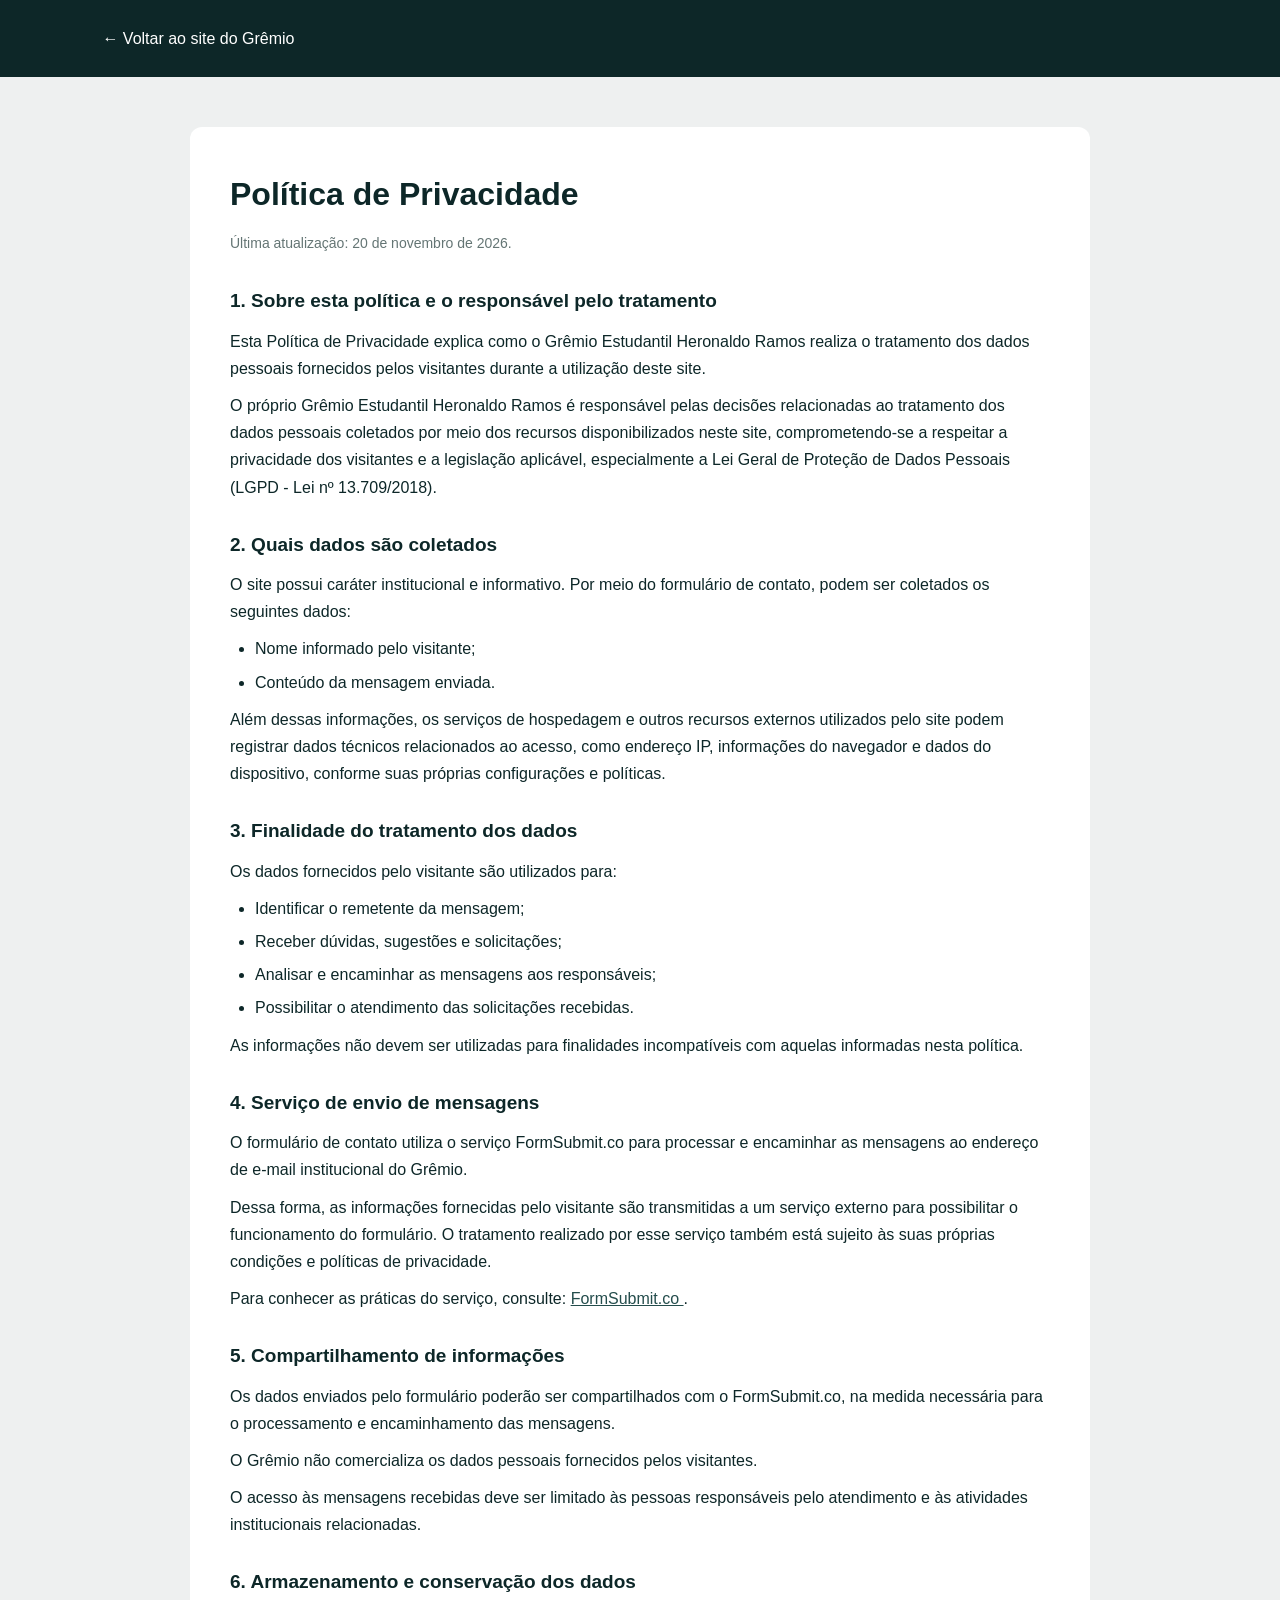
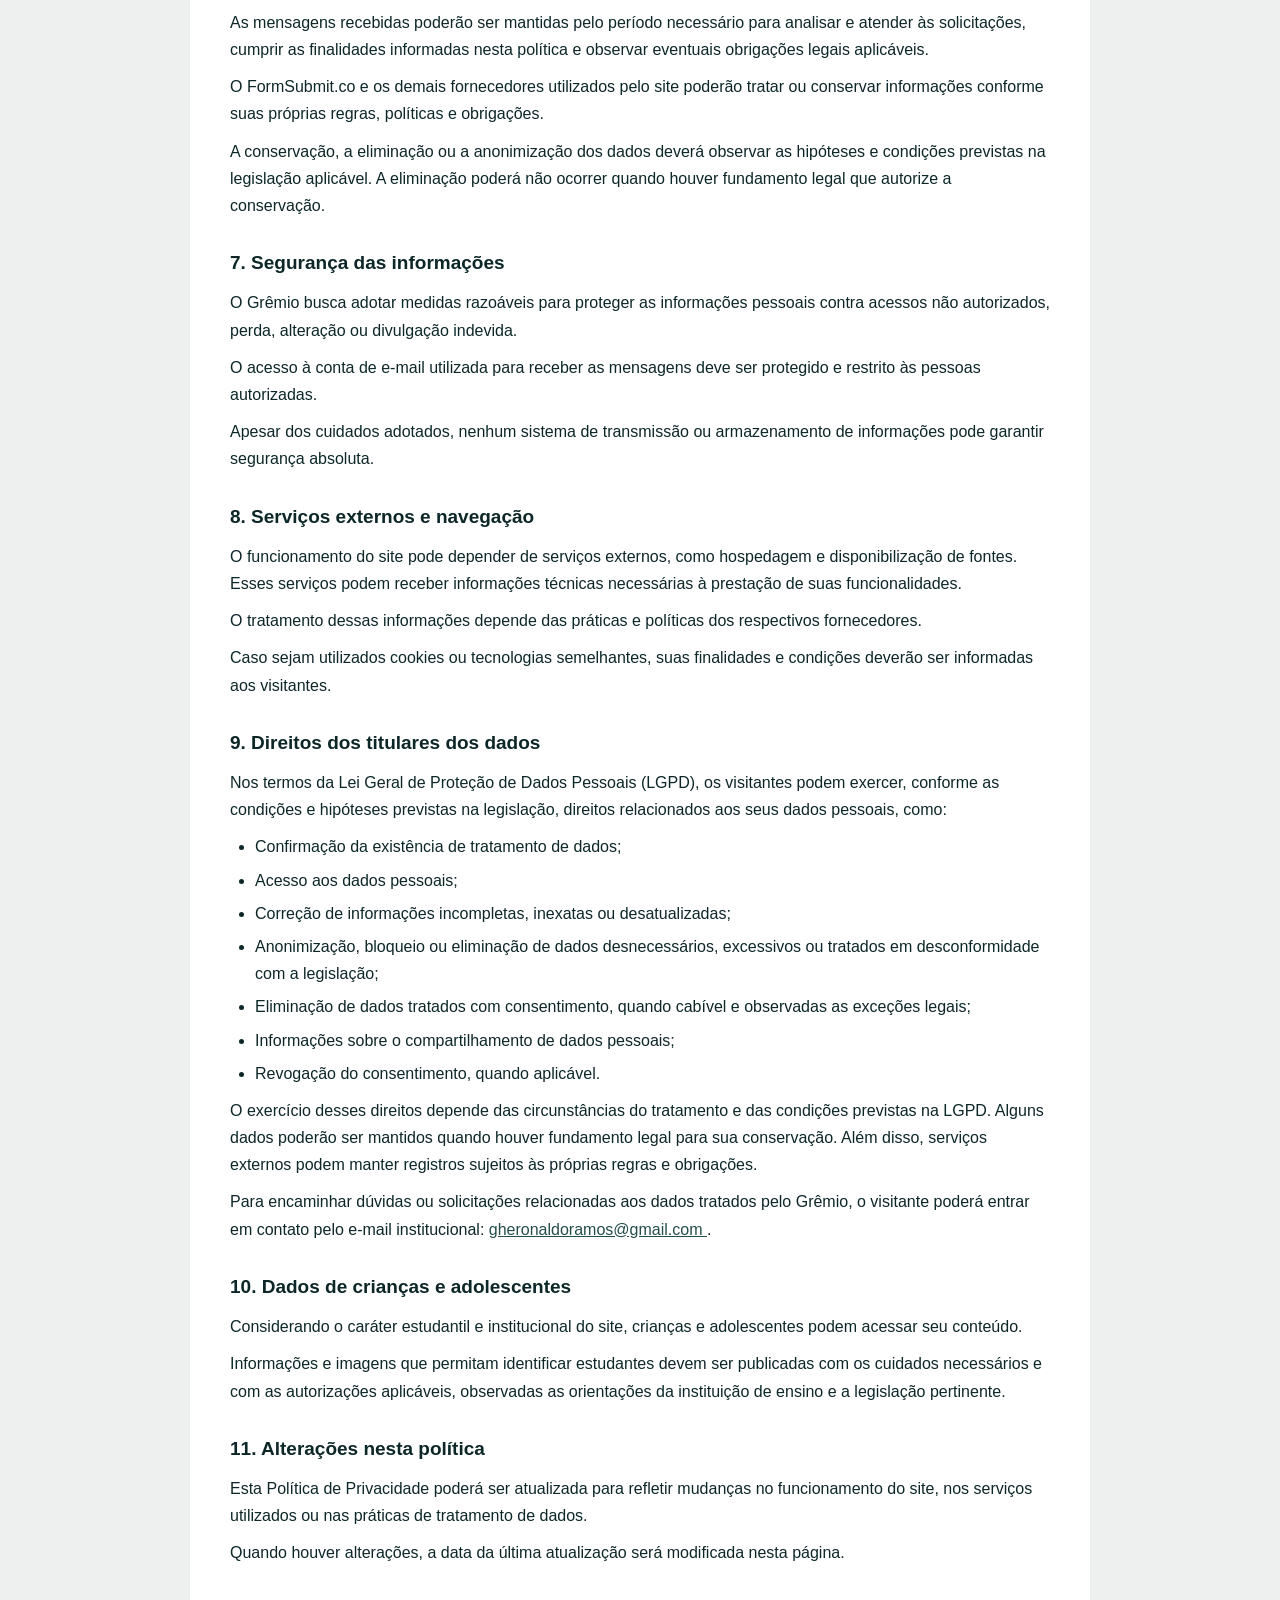
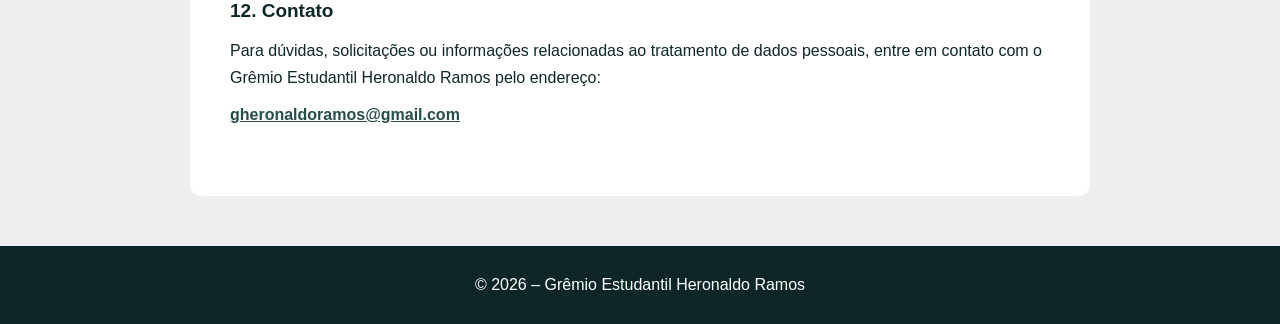
<file: privacidade.html>
<!DOCTYPE html>
<html lang="pt-BR">
<head>
    <meta charset="UTF-8">
    <meta name="viewport" content="width=device-width, initial-scale=1.0">

    <meta name="description" content="Conheça a Política de Privacidade do Grêmio Estudantil Heronaldo Ramos e saiba como seus dados pessoais são tratados.">

    <title>Política de Privacidade | Grêmio Estudantil Heronaldo Ramos</title>

    <style>
        * {
            margin: 0;
            padding: 0;
            box-sizing: border-box;
        }

        body {
            font-family: Arial, sans-serif;
            background: #eef0f0;
            color: #0d2728;
            line-height: 1.7;
        }

        header {
            background: #0d2728;
            color: white;
            padding: 25px 8%;
        }

        header a {
            color: white;
            text-decoration: none;
        }

        header a:hover {
            text-decoration: underline;
        }

        main {
            max-width: 900px;
            margin: 50px auto;
            padding: 40px;
            background: white;
            border-radius: 12px;
        }

        h1 {
            margin-bottom: 10px;
        }

        .atualizacao {
            color: #647574;
            font-size: 14px;
            margin-bottom: 30px;
        }

        section {
            margin-bottom: 28px;
        }

        h2 {
            font-size: 19px;
            margin-bottom: 10px;
        }

        p {
            margin-bottom: 10px;
        }

        ul {
            margin: 10px 0 10px 25px;
        }

        li {
            margin-bottom: 6px;
        }

        a {
            color: #244d4c;
        }

        footer {
            text-align: center;
            padding: 25px;
            background: #0d2728;
            color: white;
        }

        @media (max-width: 600px) {
            main {
                margin: 20px 12px;
                padding: 24px 18px;
            }

            header {
                padding: 20px 6%;
            }

            h1 {
                font-size: 25px;
            }

            h2 {
                font-size: 18px;
            }
        }
    </style>
</head>

<body>

    <header>
        <a href="index.html">← Voltar ao site do Grêmio</a>
    </header>

    <main>

        <h1>Política de Privacidade</h1>

        <p class="atualizacao">
            Última atualização: 20 de novembro de 2026.
        </p>

        <section>
            <h2>1. Sobre esta política e o responsável pelo tratamento</h2>

            <p>
                Esta Política de Privacidade explica como o
                Grêmio Estudantil Heronaldo Ramos realiza o
                tratamento dos dados pessoais fornecidos pelos
                visitantes durante a utilização deste site.
            </p>

            <p>
    O próprio Grêmio Estudantil Heronaldo Ramos é responsável
    pelas decisões relacionadas ao tratamento dos dados pessoais
    coletados por meio dos recursos disponibilizados neste site,
    comprometendo-se a respeitar a privacidade dos visitantes e
    a legislação aplicável, especialmente a Lei Geral de Proteção
    de Dados Pessoais (LGPD - Lei nº 13.709/2018).
</p>
        </section>

        <section>
            <h2>2. Quais dados são coletados</h2>

            <p>
                O site possui caráter institucional e
                informativo. Por meio do formulário de contato,
                podem ser coletados os seguintes dados:
            </p>

            <ul>
                <li>Nome informado pelo visitante;</li>
                <li>Conteúdo da mensagem enviada.</li>
            </ul>

            <p>
                Além dessas informações, os serviços de
                hospedagem e outros recursos externos utilizados
                pelo site podem registrar dados técnicos
                relacionados ao acesso, como endereço IP,
                informações do navegador e dados do dispositivo,
                conforme suas próprias configurações e políticas.
            </p>
        </section>

        <section>
            <h2>3. Finalidade do tratamento dos dados</h2>

            <p>
                Os dados fornecidos pelo visitante são utilizados
                para:
            </p>

            <ul>
                <li>Identificar o remetente da mensagem;</li>
                <li>Receber dúvidas, sugestões e solicitações;</li>
                <li>Analisar e encaminhar as mensagens aos responsáveis;</li>
                <li>Possibilitar o atendimento das solicitações recebidas.</li>
            </ul>

            <p>
                As informações não devem ser utilizadas para
                finalidades incompatíveis com aquelas informadas
                nesta política.
            </p>
        </section>

        <section>
            <h2>4. Serviço de envio de mensagens</h2>

            <p>
                O formulário de contato utiliza o serviço
                FormSubmit.co para processar e encaminhar as
                mensagens ao endereço de e-mail institucional
                do Grêmio.
            </p>

            <p>
                Dessa forma, as informações fornecidas pelo
                visitante são transmitidas a um serviço externo
                para possibilitar o funcionamento do formulário.
                O tratamento realizado por esse serviço também
                está sujeito às suas próprias condições e
                políticas de privacidade.
            </p>

            <p>
                Para conhecer as práticas do serviço, consulte:
                <a href="https://formsubmit.co/" target="_blank"
                   rel="noopener noreferrer">
                    FormSubmit.co
                </a>.
            </p>
        </section>

        <section>
            <h2>5. Compartilhamento de informações</h2>

            <p>
                Os dados enviados pelo formulário poderão ser
                compartilhados com o FormSubmit.co, na medida
                necessária para o processamento e encaminhamento
                das mensagens.
            </p>

            <p>
                O Grêmio não comercializa os dados pessoais
                fornecidos pelos visitantes.
            </p>

            <p>
                O acesso às mensagens recebidas deve ser
                limitado às pessoas responsáveis pelo
                atendimento e às atividades institucionais
                relacionadas.
            </p>
        </section>

        <section>
    <h2>6. Armazenamento e conservação dos dados</h2>

    <p>
        As mensagens recebidas poderão ser mantidas pelo período
        necessário para analisar e atender às solicitações, cumprir
        as finalidades informadas nesta política e observar eventuais
        obrigações legais aplicáveis.
    </p>

    <p>
        O FormSubmit.co e os demais fornecedores utilizados pelo
        site poderão tratar ou conservar informações conforme
        suas próprias regras, políticas e obrigações.
    </p>

    <p>
        A conservação, a eliminação ou a anonimização dos dados
        deverá observar as hipóteses e condições previstas na
        legislação aplicável. A eliminação poderá não ocorrer
        quando houver fundamento legal que autorize a conservação.
    </p>
</section>

        <section>
            <h2>7. Segurança das informações</h2>

            <p>
                O Grêmio busca adotar medidas razoáveis para
                proteger as informações pessoais contra acessos
                não autorizados, perda, alteração ou divulgação
                indevida.
            </p>

            <p>
                O acesso à conta de e-mail utilizada para receber
                as mensagens deve ser protegido e restrito às
                pessoas autorizadas.
            </p>

            <p>
                Apesar dos cuidados adotados, nenhum sistema
                de transmissão ou armazenamento de informações
                pode garantir segurança absoluta.
            </p>
        </section>

        <section>
            <h2>8. Serviços externos e navegação</h2>

            <p>
                O funcionamento do site pode depender de
                serviços externos, como hospedagem e
                disponibilização de fontes. Esses serviços
                podem receber informações técnicas necessárias
                à prestação de suas funcionalidades.
            </p>

            <p>
                O tratamento dessas informações depende das
                práticas e políticas dos respectivos
                fornecedores.
            </p>

            <p>
                Caso sejam utilizados cookies ou tecnologias
                semelhantes, suas finalidades e condições
                deverão ser informadas aos visitantes.
            </p>
        </section>

        <section>
    <h2>9. Direitos dos titulares dos dados</h2>

    <p>
        Nos termos da Lei Geral de Proteção de Dados Pessoais
        (LGPD), os visitantes podem exercer, conforme as condições
        e hipóteses previstas na legislação, direitos relacionados
        aos seus dados pessoais, como:
    </p>

    <ul>
        <li>Confirmação da existência de tratamento de dados;</li>
        <li>Acesso aos dados pessoais;</li>
        <li>Correção de informações incompletas, inexatas ou desatualizadas;</li>
        <li>Anonimização, bloqueio ou eliminação de dados desnecessários, excessivos ou tratados em desconformidade com a legislação;</li>
        <li>Eliminação de dados tratados com consentimento, quando cabível e observadas as exceções legais;</li>
        <li>Informações sobre o compartilhamento de dados pessoais;</li>
        <li>Revogação do consentimento, quando aplicável.</li>
    </ul>

    <p>
        O exercício desses direitos depende das circunstâncias
        do tratamento e das condições previstas na LGPD.
        Alguns dados poderão ser mantidos quando houver
        fundamento legal para sua conservação. Além disso,
        serviços externos podem manter registros sujeitos
        às próprias regras e obrigações.
    </p>

    <p>
        Para encaminhar dúvidas ou solicitações relacionadas
        aos dados tratados pelo Grêmio, o visitante poderá
        entrar em contato pelo e-mail institucional:
        <a href="mailto:gheronaldoramos@gmail.com">
            gheronaldoramos@gmail.com
        </a>.
    </p>
</section>

        <section>
            <h2>10. Dados de crianças e adolescentes</h2>

            <p>
                Considerando o caráter estudantil e institucional
                do site, crianças e adolescentes podem acessar
                seu conteúdo.
            </p>

            <p>
    Informações e imagens que permitam identificar estudantes
    devem ser publicadas com os cuidados necessários e com as
    autorizações aplicáveis, observadas as orientações da
    instituição de ensino e a legislação pertinente.
</p>
        </section>

        <section>
            <h2>11. Alterações nesta política</h2>

            <p>
                Esta Política de Privacidade poderá ser
                atualizada para refletir mudanças no
                funcionamento do site, nos serviços utilizados
                ou nas práticas de tratamento de dados.
            </p>

            <p>
                Quando houver alterações, a data da última
                atualização será modificada nesta página.
            </p>
        </section>

        <section>
            <h2>12. Contato</h2>

            <p>
                Para dúvidas, solicitações ou informações
                relacionadas ao tratamento de dados pessoais,
                entre em contato com o Grêmio Estudantil
                Heronaldo Ramos pelo endereço:
            </p>

            <p>
                <strong>
                    <a href="mailto:gheronaldoramos@gmail.com">
                        gheronaldoramos@gmail.com
                    </a>
                </strong>
            </p>
        </section>

    </main>

    <footer>
        © 2026 – Grêmio Estudantil Heronaldo Ramos
    </footer>

</body>
</html>
</file>
